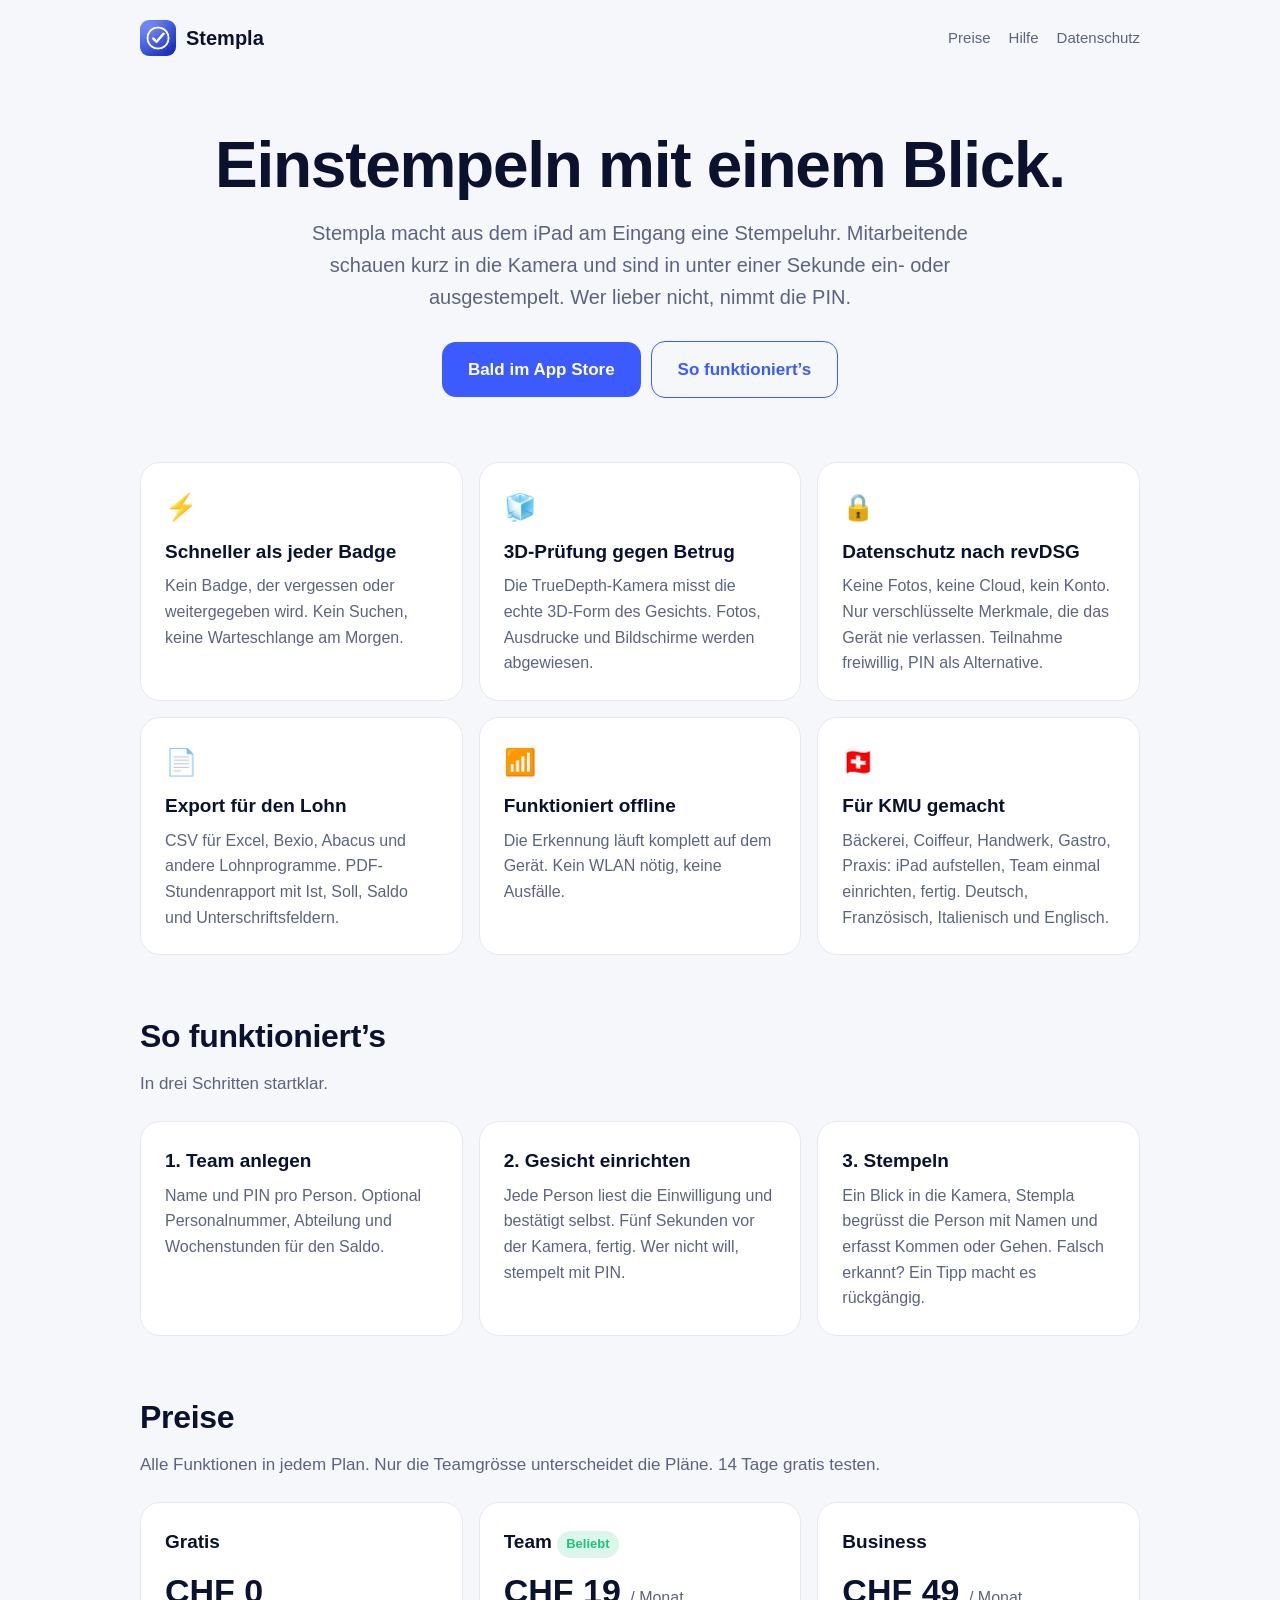
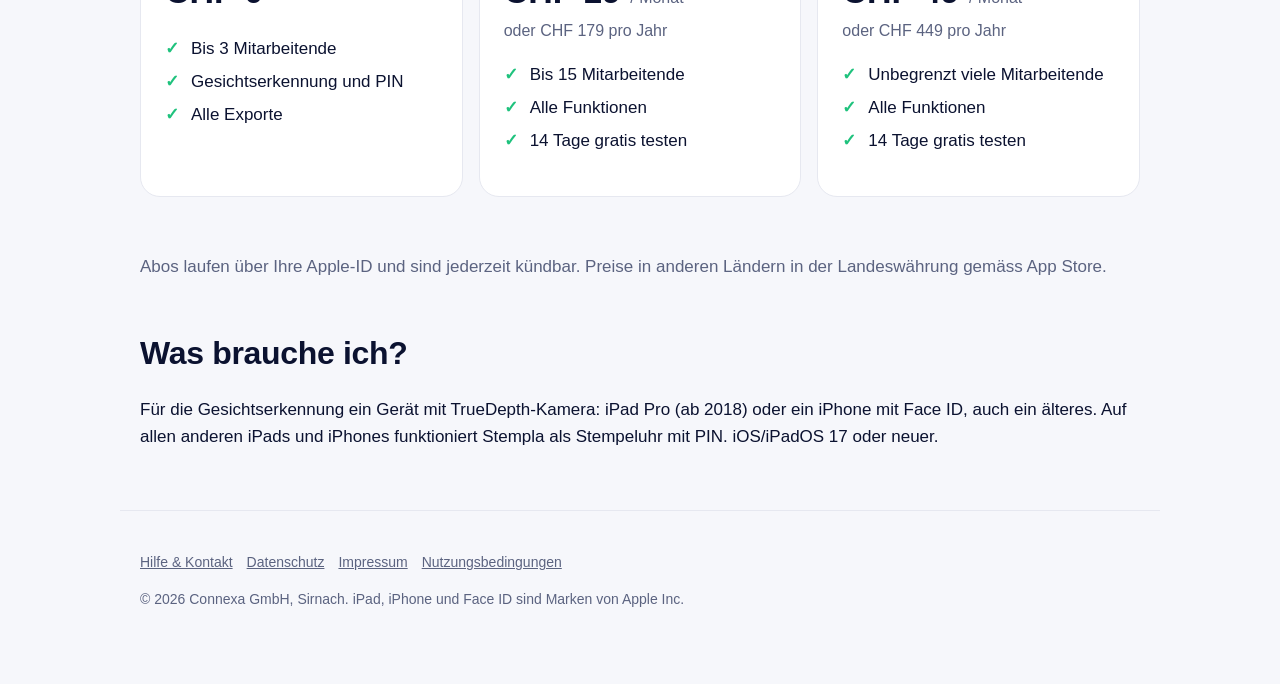
<file: index.html>
<!doctype html>
<html lang="de">
<head>
<meta charset="utf-8">
<meta name="viewport" content="width=device-width, initial-scale=1">
<title>Stempla – Zeiterfassung per Gesichtserkennung fürs iPad</title>
<meta name="description" content="Stempla ist die Stempeluhr fürs iPad: Mitarbeitende stempeln mit einem Blick in die Kamera oder per PIN. 3D-Prüfung gegen Betrug, Daten bleiben auf dem Gerät, Export für die Lohnbuchhaltung. Gratis für bis zu 3 Mitarbeitende.">
<meta property="og:title" content="Stempla – Einstempeln mit einem Blick">
<meta property="og:description" content="Die Stempeluhr fürs iPad mit Gesichtserkennung und PIN. Für KMU, Datenschutz nach revDSG.">
<meta property="og:image" content="icon.png">
<link rel="icon" href="icon.png">
<link rel="stylesheet" href="style.css">
</head>
<body>
<header>
<nav>
  <a class="brand" href="./"><img src="icon.png" alt="">Stempla</a>
  <div class="links"><a href="#preise">Preise</a><a href="support.html">Hilfe</a><a href="privacy.html">Datenschutz</a></div>
</nav>
</header>
<main>
<section class="hero">
  <h1>Einstempeln mit einem Blick.</h1>
  <p>Stempla macht aus dem iPad am Eingang eine Stempeluhr. Mitarbeitende schauen kurz in die Kamera und sind in unter einer Sekunde ein- oder ausgestempelt. Wer lieber nicht, nimmt die PIN.</p>
  <a class="btn" id="store" href="support.html">Bald im App Store</a><a class="btn ghost" href="#so-gehts">So funktioniert’s</a>
</section>

<section class="grid">
  <div class="card"><div class="icon">⚡️</div><h3>Schneller als jeder Badge</h3><p>Kein Badge, der vergessen oder weitergegeben wird. Kein Suchen, keine Warteschlange am Morgen.</p></div>
  <div class="card"><div class="icon">🧊</div><h3>3D-Prüfung gegen Betrug</h3><p>Die TrueDepth-Kamera misst die echte 3D-Form des Gesichts. Fotos, Ausdrucke und Bildschirme werden abgewiesen.</p></div>
  <div class="card"><div class="icon">🔒</div><h3>Datenschutz nach revDSG</h3><p>Keine Fotos, keine Cloud, kein Konto. Nur verschlüsselte Merkmale, die das Gerät nie verlassen. Teilnahme freiwillig, PIN als Alternative.</p></div>
  <div class="card"><div class="icon">📄</div><h3>Export für den Lohn</h3><p>CSV für Excel, Bexio, Abacus und andere Lohnprogramme. PDF-Stundenrapport mit Ist, Soll, Saldo und Unterschriftsfeldern.</p></div>
  <div class="card"><div class="icon">📶</div><h3>Funktioniert offline</h3><p>Die Erkennung läuft komplett auf dem Gerät. Kein WLAN nötig, keine Ausfälle.</p></div>
  <div class="card"><div class="icon">🇨🇭</div><h3>Für KMU gemacht</h3><p>Bäckerei, Coiffeur, Handwerk, Gastro, Praxis: iPad aufstellen, Team einmal einrichten, fertig. Deutsch, Französisch, Italienisch und Englisch.</p></div>
</section>

<h2 id="so-gehts">So funktioniert’s</h2>
<p class="lead">In drei Schritten startklar.</p>
<section class="grid">
  <div class="card"><h3>1. Team anlegen</h3><p>Name und PIN pro Person. Optional Personalnummer, Abteilung und Wochenstunden für den Saldo.</p></div>
  <div class="card"><h3>2. Gesicht einrichten</h3><p>Jede Person liest die Einwilligung und bestätigt selbst. Fünf Sekunden vor der Kamera, fertig. Wer nicht will, stempelt mit PIN.</p></div>
  <div class="card"><h3>3. Stempeln</h3><p>Ein Blick in die Kamera, Stempla begrüsst die Person mit Namen und erfasst Kommen oder Gehen. Falsch erkannt? Ein Tipp macht es rückgängig.</p></div>
</section>

<h2 id="preise">Preise</h2>
<p class="lead">Alle Funktionen in jedem Plan. Nur die Teamgrösse unterscheidet die Pläne. 14 Tage gratis testen.</p>
<section class="grid">
  <div class="card"><h3>Gratis</h3><div class="price">CHF 0</div><ul class="check"><li>Bis 3 Mitarbeitende</li><li>Gesichtserkennung und PIN</li><li>Alle Exporte</li></ul></div>
  <div class="card"><h3>Team <span class="tag">Beliebt</span></h3><div class="price">CHF 19 <small>/ Monat</small></div><p class="muted">oder CHF 179 pro Jahr</p><ul class="check"><li>Bis 15 Mitarbeitende</li><li>Alle Funktionen</li><li>14 Tage gratis testen</li></ul></div>
  <div class="card"><h3>Business</h3><div class="price">CHF 49 <small>/ Monat</small></div><p class="muted">oder CHF 449 pro Jahr</p><ul class="check"><li>Unbegrenzt viele Mitarbeitende</li><li>Alle Funktionen</li><li>14 Tage gratis testen</li></ul></div>
</section>
<p class="muted">Abos laufen über Ihre Apple-ID und sind jederzeit kündbar. Preise in anderen Ländern in der Landeswährung gemäss App Store.</p>

<h2>Was brauche ich?</h2>
<p>Für die Gesichtserkennung ein Gerät mit TrueDepth-Kamera: iPad Pro (ab 2018) oder ein iPhone mit Face ID, auch ein älteres. Auf allen anderen iPads und iPhones funktioniert Stempla als Stempeluhr mit PIN. iOS/iPadOS 17 oder neuer.</p>
</main>
<footer>
  <a href="support.html">Hilfe &amp; Kontakt</a><a href="privacy.html">Datenschutz</a><a href="imprint.html">Impressum</a><a href="https://www.apple.com/legal/internet-services/itunes/dev/stdeula/">Nutzungsbedingungen</a>
  <p>© 2026 Connexa GmbH, Sirnach. iPad, iPhone und Face ID sind Marken von Apple Inc.</p>
</footer>
</body>
</html>
</file>
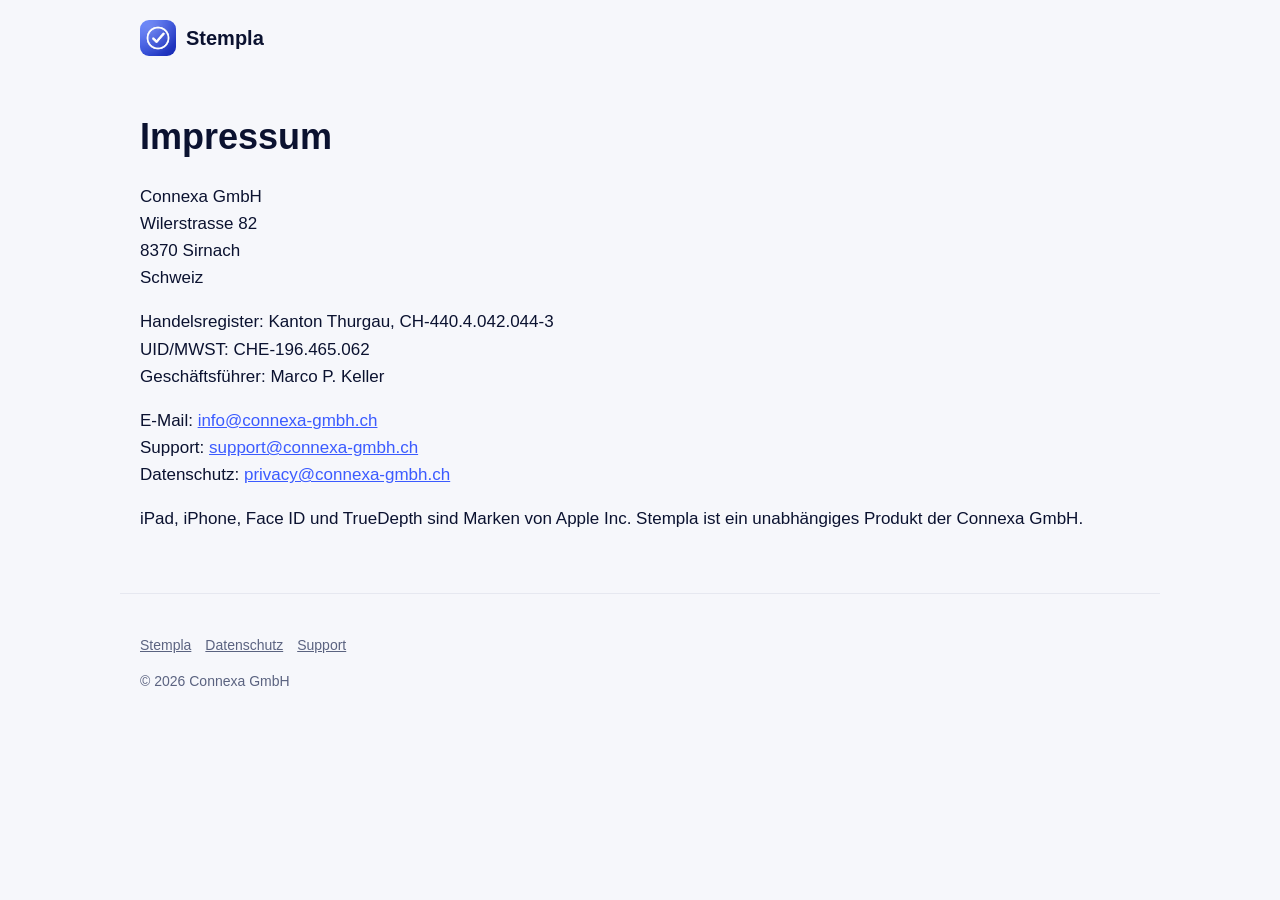
<file: imprint.html>
<!doctype html>
<html lang="de">
<head>
<meta charset="utf-8">
<meta name="viewport" content="width=device-width, initial-scale=1">
<title>Stempla – Impressum</title>
<link rel="icon" href="icon.png">
<link rel="stylesheet" href="style.css">
</head>
<body>
<header><nav><a class="brand" href="./"><img src="icon.png" alt="">Stempla</a></nav></header>
<main class="legal">
<h1>Impressum</h1>
<p>Connexa GmbH<br>Wilerstrasse 82<br>8370 Sirnach<br>Schweiz</p>
<p>Handelsregister: Kanton Thurgau, CH-440.4.042.044-3<br>UID/MWST: CHE-196.465.062<br>Geschäftsführer: Marco P. Keller</p>
<p>E-Mail: <a href="mailto:info@connexa-gmbh.ch">info@connexa-gmbh.ch</a><br>Support: <a href="mailto:support@connexa-gmbh.ch">support@connexa-gmbh.ch</a><br>Datenschutz: <a href="mailto:privacy@connexa-gmbh.ch">privacy@connexa-gmbh.ch</a></p>
<p class="muted">iPad, iPhone, Face ID und TrueDepth sind Marken von Apple Inc. Stempla ist ein unabhängiges Produkt der Connexa GmbH.</p>
</main>
<footer><a href="./">Stempla</a><a href="privacy.html">Datenschutz</a><a href="support.html">Support</a><p>© 2026 Connexa GmbH</p></footer>
</body>
</html>
</file>
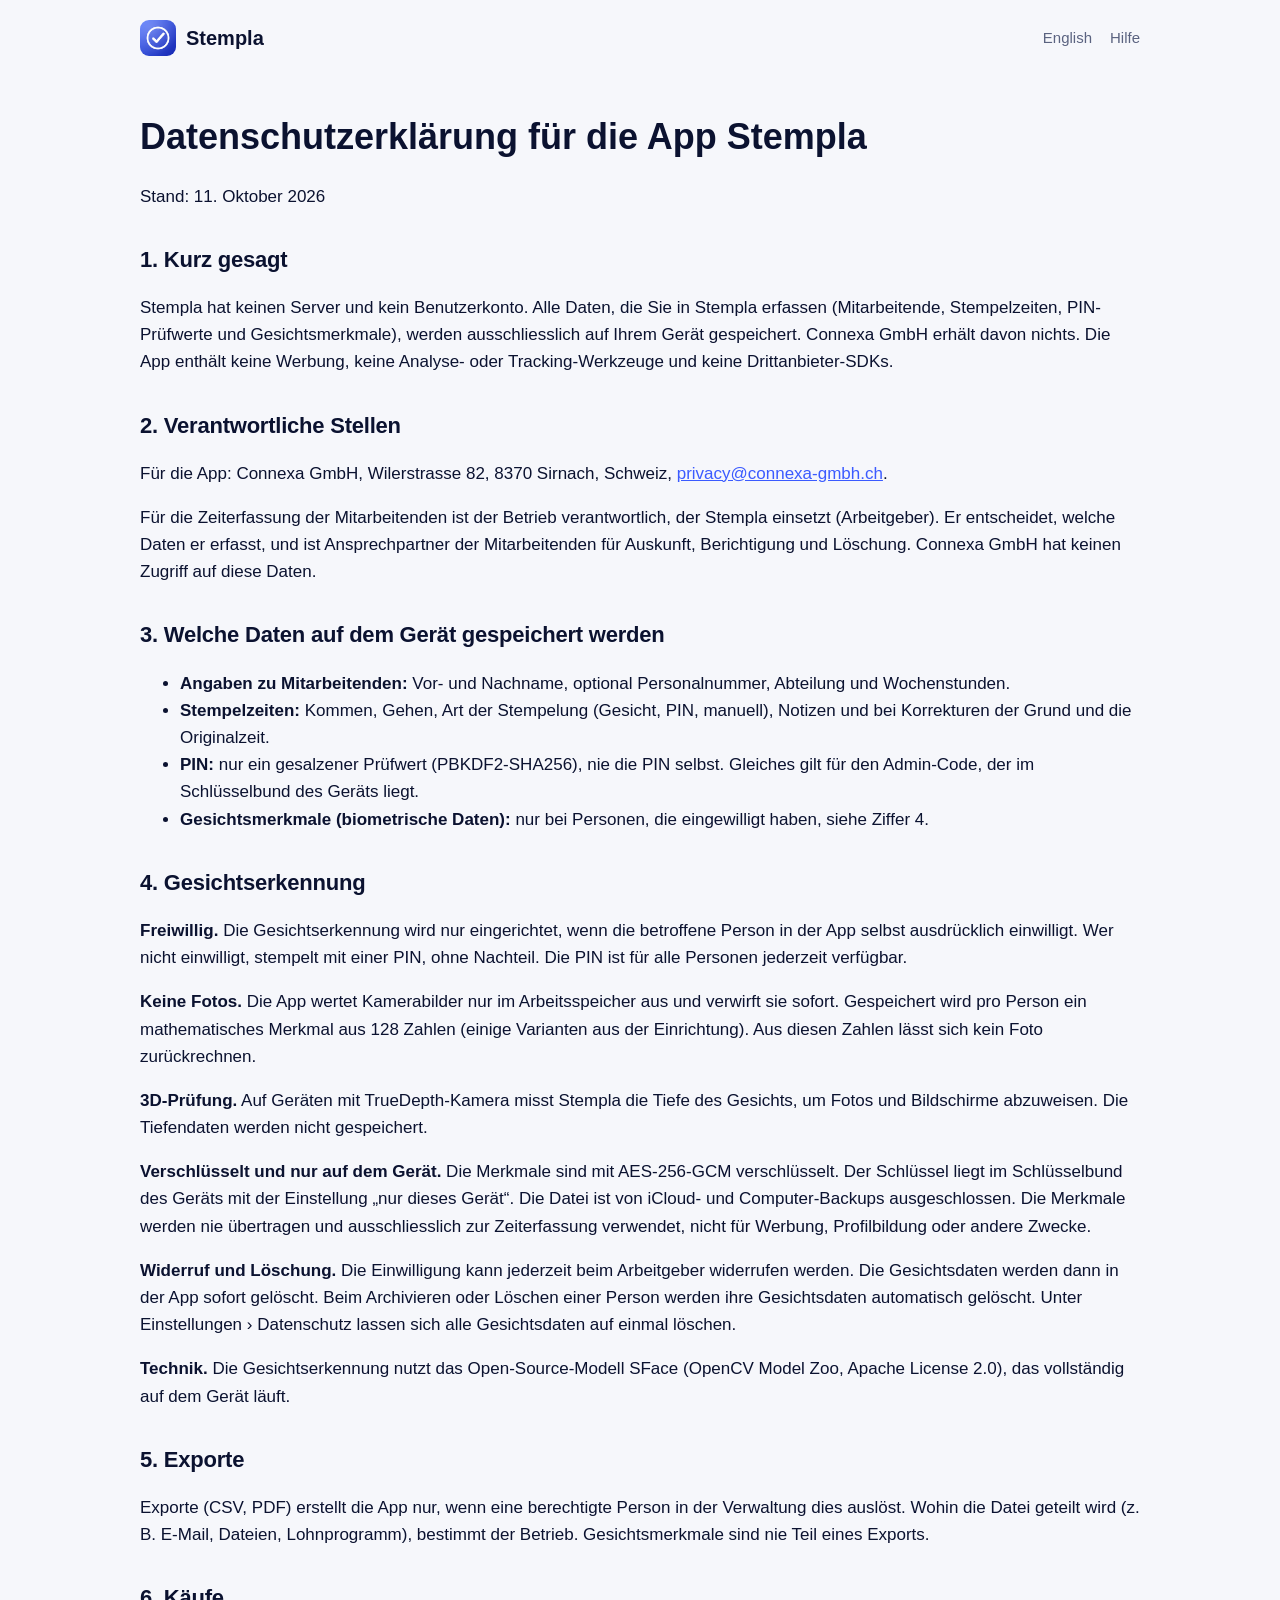
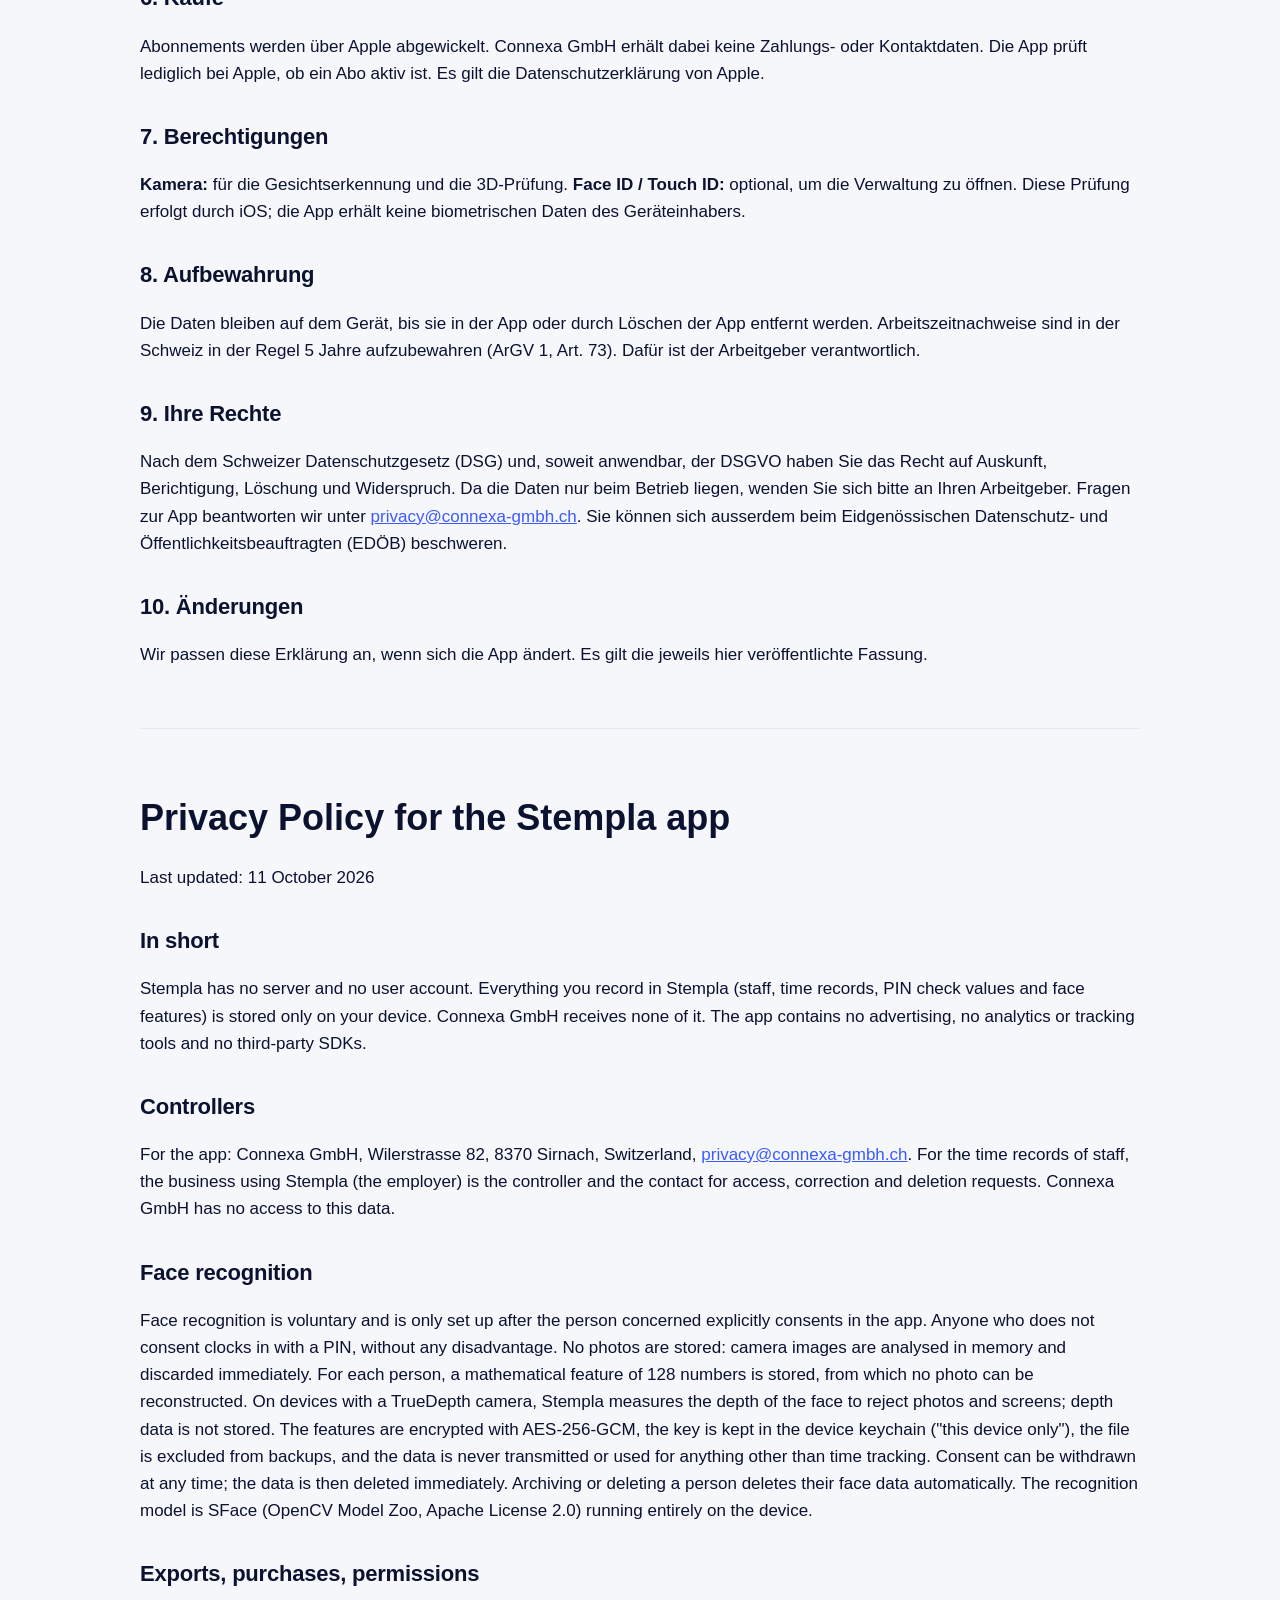
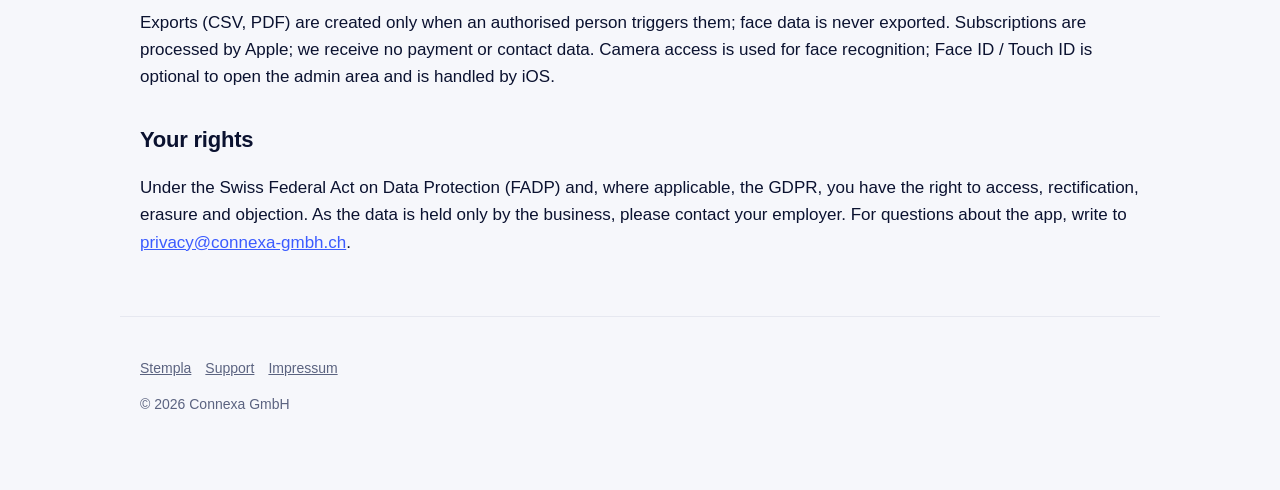
<file: privacy.html>
<!doctype html>
<html lang="de">
<head>
<meta charset="utf-8">
<meta name="viewport" content="width=device-width, initial-scale=1">
<title>Stempla – Datenschutzerklärung</title>
<link rel="icon" href="icon.png">
<link rel="stylesheet" href="style.css">
</head>
<body>
<header><nav><a class="brand" href="./"><img src="icon.png" alt="">Stempla</a><div class="links"><a href="#en">English</a><a href="support.html">Hilfe</a></div></nav></header>
<main class="legal">
<h1>Datenschutzerklärung für die App Stempla</h1>
<p class="muted">Stand: 11. Oktober 2026</p>

<h2>1. Kurz gesagt</h2>
<p>Stempla hat keinen Server und kein Benutzerkonto. Alle Daten, die Sie in Stempla erfassen (Mitarbeitende, Stempelzeiten, PIN-Prüfwerte und Gesichtsmerkmale), werden ausschliesslich auf Ihrem Gerät gespeichert. Connexa GmbH erhält davon nichts. Die App enthält keine Werbung, keine Analyse- oder Tracking-Werkzeuge und keine Drittanbieter-SDKs.</p>

<h2>2. Verantwortliche Stellen</h2>
<p>Für die App: Connexa GmbH, Wilerstrasse 82, 8370 Sirnach, Schweiz, <a href="mailto:privacy@connexa-gmbh.ch">privacy@connexa-gmbh.ch</a>.</p>
<p>Für die Zeiterfassung der Mitarbeitenden ist der Betrieb verantwortlich, der Stempla einsetzt (Arbeitgeber). Er entscheidet, welche Daten er erfasst, und ist Ansprechpartner der Mitarbeitenden für Auskunft, Berichtigung und Löschung. Connexa GmbH hat keinen Zugriff auf diese Daten.</p>

<h2>3. Welche Daten auf dem Gerät gespeichert werden</h2>
<ul>
<li><b>Angaben zu Mitarbeitenden:</b> Vor- und Nachname, optional Personalnummer, Abteilung und Wochenstunden.</li>
<li><b>Stempelzeiten:</b> Kommen, Gehen, Art der Stempelung (Gesicht, PIN, manuell), Notizen und bei Korrekturen der Grund und die Originalzeit.</li>
<li><b>PIN:</b> nur ein gesalzener Prüfwert (PBKDF2-SHA256), nie die PIN selbst. Gleiches gilt für den Admin-Code, der im Schlüsselbund des Geräts liegt.</li>
<li><b>Gesichtsmerkmale (biometrische Daten):</b> nur bei Personen, die eingewilligt haben, siehe Ziffer 4.</li>
</ul>

<h2>4. Gesichtserkennung</h2>
<p><b>Freiwillig.</b> Die Gesichtserkennung wird nur eingerichtet, wenn die betroffene Person in der App selbst ausdrücklich einwilligt. Wer nicht einwilligt, stempelt mit einer PIN, ohne Nachteil. Die PIN ist für alle Personen jederzeit verfügbar.</p>
<p><b>Keine Fotos.</b> Die App wertet Kamerabilder nur im Arbeitsspeicher aus und verwirft sie sofort. Gespeichert wird pro Person ein mathematisches Merkmal aus 128 Zahlen (einige Varianten aus der Einrichtung). Aus diesen Zahlen lässt sich kein Foto zurückrechnen.</p>
<p><b>3D-Prüfung.</b> Auf Geräten mit TrueDepth-Kamera misst Stempla die Tiefe des Gesichts, um Fotos und Bildschirme abzuweisen. Die Tiefendaten werden nicht gespeichert.</p>
<p><b>Verschlüsselt und nur auf dem Gerät.</b> Die Merkmale sind mit AES-256-GCM verschlüsselt. Der Schlüssel liegt im Schlüsselbund des Geräts mit der Einstellung „nur dieses Gerät“. Die Datei ist von iCloud- und Computer-Backups ausgeschlossen. Die Merkmale werden nie übertragen und ausschliesslich zur Zeiterfassung verwendet, nicht für Werbung, Profilbildung oder andere Zwecke.</p>
<p><b>Widerruf und Löschung.</b> Die Einwilligung kann jederzeit beim Arbeitgeber widerrufen werden. Die Gesichtsdaten werden dann in der App sofort gelöscht. Beim Archivieren oder Löschen einer Person werden ihre Gesichtsdaten automatisch gelöscht. Unter Einstellungen › Datenschutz lassen sich alle Gesichtsdaten auf einmal löschen.</p>
<p><b>Technik.</b> Die Gesichtserkennung nutzt das Open-Source-Modell SFace (OpenCV Model Zoo, Apache License 2.0), das vollständig auf dem Gerät läuft.</p>

<h2>5. Exporte</h2>
<p>Exporte (CSV, PDF) erstellt die App nur, wenn eine berechtigte Person in der Verwaltung dies auslöst. Wohin die Datei geteilt wird (z. B. E-Mail, Dateien, Lohnprogramm), bestimmt der Betrieb. Gesichtsmerkmale sind nie Teil eines Exports.</p>

<h2>6. Käufe</h2>
<p>Abonnements werden über Apple abgewickelt. Connexa GmbH erhält dabei keine Zahlungs- oder Kontaktdaten. Die App prüft lediglich bei Apple, ob ein Abo aktiv ist. Es gilt die Datenschutzerklärung von Apple.</p>

<h2>7. Berechtigungen</h2>
<p><b>Kamera:</b> für die Gesichtserkennung und die 3D-Prüfung. <b>Face ID / Touch ID:</b> optional, um die Verwaltung zu öffnen. Diese Prüfung erfolgt durch iOS; die App erhält keine biometrischen Daten des Geräteinhabers.</p>

<h2>8. Aufbewahrung</h2>
<p>Die Daten bleiben auf dem Gerät, bis sie in der App oder durch Löschen der App entfernt werden. Arbeitszeitnachweise sind in der Schweiz in der Regel 5 Jahre aufzubewahren (ArGV 1, Art. 73). Dafür ist der Arbeitgeber verantwortlich.</p>

<h2>9. Ihre Rechte</h2>
<p>Nach dem Schweizer Datenschutzgesetz (DSG) und, soweit anwendbar, der DSGVO haben Sie das Recht auf Auskunft, Berichtigung, Löschung und Widerspruch. Da die Daten nur beim Betrieb liegen, wenden Sie sich bitte an Ihren Arbeitgeber. Fragen zur App beantworten wir unter <a href="mailto:privacy@connexa-gmbh.ch">privacy@connexa-gmbh.ch</a>. Sie können sich ausserdem beim Eidgenössischen Datenschutz- und Öffentlichkeitsbeauftragten (EDÖB) beschweren.</p>

<h2>10. Änderungen</h2>
<p>Wir passen diese Erklärung an, wenn sich die App ändert. Es gilt die jeweils hier veröffentlichte Fassung.</p>

<hr id="en" style="margin:60px 0;border:0;border-top:1px solid var(--line)">

<h1>Privacy Policy for the Stempla app</h1>
<p class="muted">Last updated: 11 October 2026</p>
<h2>In short</h2>
<p>Stempla has no server and no user account. Everything you record in Stempla (staff, time records, PIN check values and face features) is stored only on your device. Connexa GmbH receives none of it. The app contains no advertising, no analytics or tracking tools and no third-party SDKs.</p>
<h2>Controllers</h2>
<p>For the app: Connexa GmbH, Wilerstrasse 82, 8370 Sirnach, Switzerland, <a href="mailto:privacy@connexa-gmbh.ch">privacy@connexa-gmbh.ch</a>. For the time records of staff, the business using Stempla (the employer) is the controller and the contact for access, correction and deletion requests. Connexa GmbH has no access to this data.</p>
<h2>Face recognition</h2>
<p>Face recognition is voluntary and is only set up after the person concerned explicitly consents in the app. Anyone who does not consent clocks in with a PIN, without any disadvantage. No photos are stored: camera images are analysed in memory and discarded immediately. For each person, a mathematical feature of 128 numbers is stored, from which no photo can be reconstructed. On devices with a TrueDepth camera, Stempla measures the depth of the face to reject photos and screens; depth data is not stored. The features are encrypted with AES-256-GCM, the key is kept in the device keychain ("this device only"), the file is excluded from backups, and the data is never transmitted or used for anything other than time tracking. Consent can be withdrawn at any time; the data is then deleted immediately. Archiving or deleting a person deletes their face data automatically. The recognition model is SFace (OpenCV Model Zoo, Apache License 2.0) running entirely on the device.</p>
<h2>Exports, purchases, permissions</h2>
<p>Exports (CSV, PDF) are created only when an authorised person triggers them; face data is never exported. Subscriptions are processed by Apple; we receive no payment or contact data. Camera access is used for face recognition; Face ID / Touch ID is optional to open the admin area and is handled by iOS.</p>
<h2>Your rights</h2>
<p>Under the Swiss Federal Act on Data Protection (FADP) and, where applicable, the GDPR, you have the right to access, rectification, erasure and objection. As the data is held only by the business, please contact your employer. For questions about the app, write to <a href="mailto:privacy@connexa-gmbh.ch">privacy@connexa-gmbh.ch</a>.</p>
</main>
<footer><a href="./">Stempla</a><a href="support.html">Support</a><a href="imprint.html">Impressum</a><p>© 2026 Connexa GmbH</p></footer>
</body>
</html>
</file>
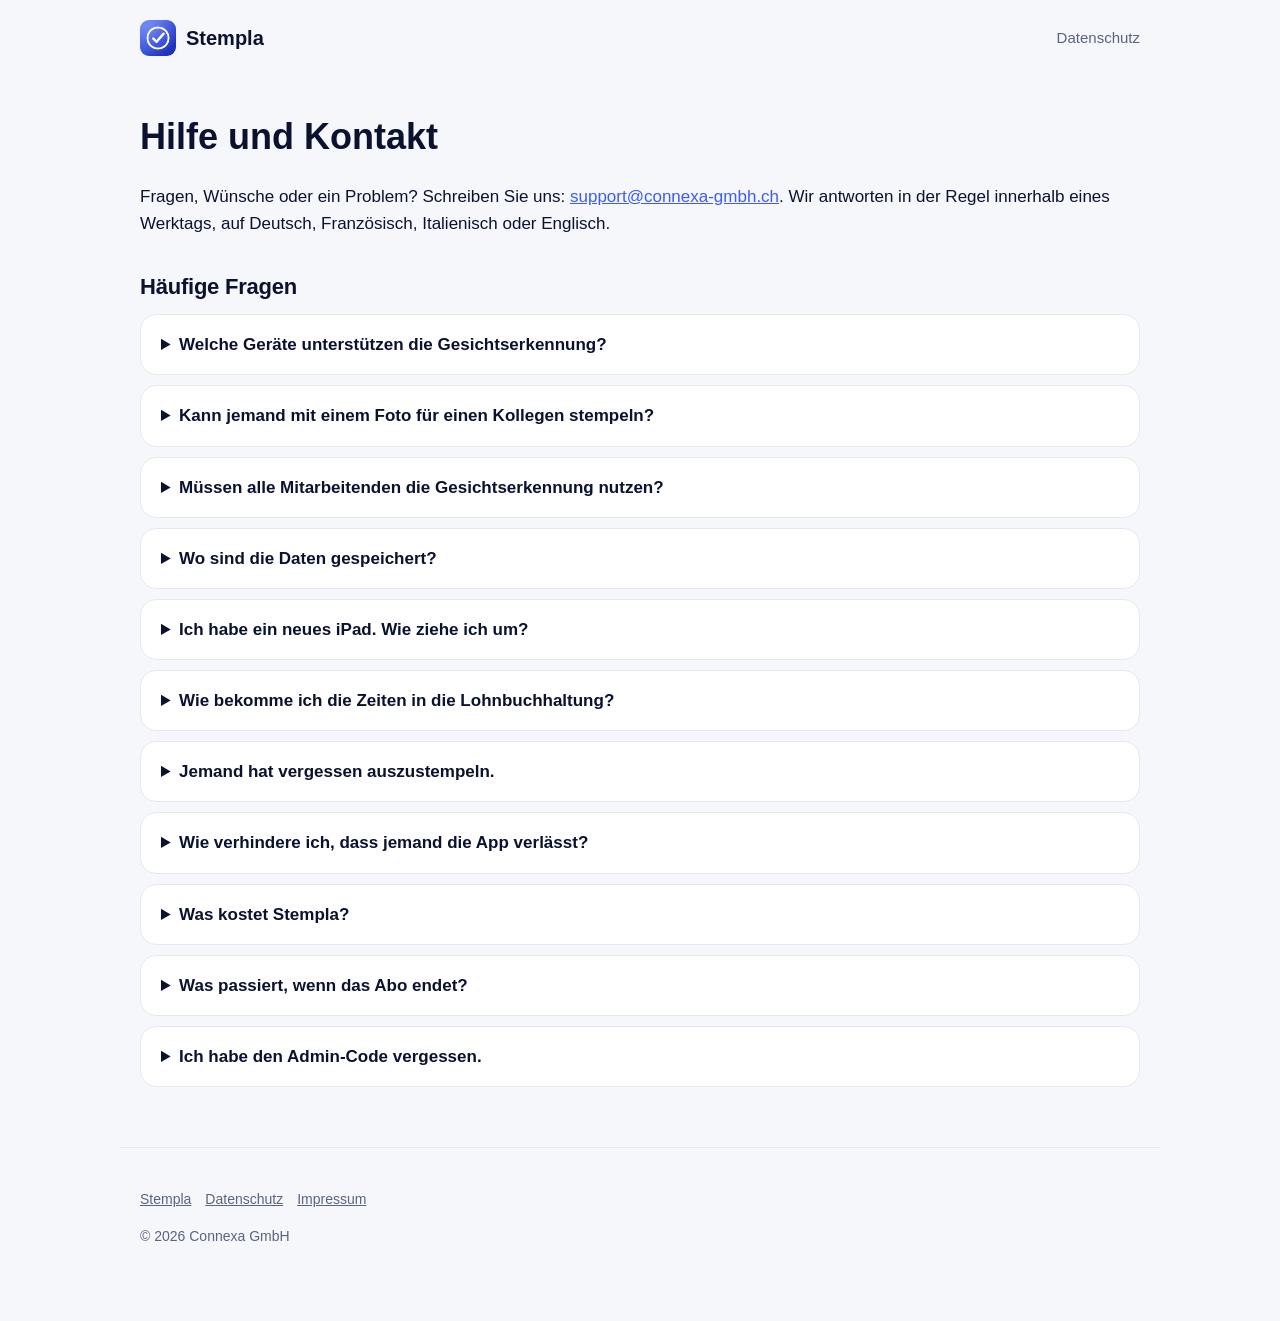
<file: support.html>
<!doctype html>
<html lang="de">
<head>
<meta charset="utf-8">
<meta name="viewport" content="width=device-width, initial-scale=1">
<title>Stempla – Hilfe und Kontakt</title>
<link rel="icon" href="icon.png">
<link rel="stylesheet" href="style.css">
</head>
<body>
<header><nav><a class="brand" href="./"><img src="icon.png" alt="">Stempla</a><div class="links"><a href="privacy.html">Datenschutz</a></div></nav></header>
<main class="legal">
<h1>Hilfe und Kontakt</h1>
<p>Fragen, Wünsche oder ein Problem? Schreiben Sie uns: <a href="mailto:support@connexa-gmbh.ch?subject=Stempla">support@connexa-gmbh.ch</a>. Wir antworten in der Regel innerhalb eines Werktags, auf Deutsch, Französisch, Italienisch oder Englisch.</p>

<h2>Häufige Fragen</h2>
<details><summary>Welche Geräte unterstützen die Gesichtserkennung?</summary><p>Geräte mit TrueDepth-Kamera: iPad Pro (ab 2018) und iPhones mit Face ID (ab iPhone X, ausser iPhone SE). Ein gebrauchtes iPhone reicht als Stempeluhr. Auf allen anderen Geräten funktioniert Stempla mit PIN.</p></details>
<details><summary>Kann jemand mit einem Foto für einen Kollegen stempeln?</summary><p>Nein. Stempla misst mit der TrueDepth-Kamera die Tiefe des Gesichts. Flache Fotos, Ausdrucke und Bildschirme werden abgewiesen. Testen können Sie das unter Einstellungen › Kamera-Check.</p></details>
<details><summary>Müssen alle Mitarbeitenden die Gesichtserkennung nutzen?</summary><p>Nein. Die Gesichtserkennung ist freiwillig und braucht die Einwilligung der Person, die sie in der App selbst bestätigt. Alle anderen stempeln mit ihrer PIN. Das ist auch rechtlich wichtig: Eine Einwilligung im Arbeitsverhältnis ist nur freiwillig, wenn es eine echte Alternative gibt.</p></details>
<details><summary>Wo sind die Daten gespeichert?</summary><p>Nur auf dem Gerät. Es gibt keinen Server, kein Konto und keine Cloud. Gesichtsmerkmale sind verschlüsselt und von Backups ausgeschlossen. Mitarbeitende und Stempelzeiten sind Teil Ihres normalen iCloud- oder Computer-Backups.</p></details>
<details><summary>Ich habe ein neues iPad. Wie ziehe ich um?</summary><p>Stellen Sie das neue Gerät aus dem Backup des alten wieder her. Mitarbeitende und Zeiten werden übernommen. Die Gesichtsdaten werden aus Sicherheitsgründen nicht übertragen; richten Sie die Gesichter auf dem neuen Gerät neu ein (fünf Sekunden pro Person).</p></details>
<details><summary>Wie bekomme ich die Zeiten in die Lohnbuchhaltung?</summary><p>Verwaltung › Export: Zeitraum wählen, dann „Stempelzeiten (CSV)“ für jede Stempelung, „Monatsübersicht (CSV)“ mit Ist, Soll und Saldo pro Person oder „Stundenrapport (PDF)“ zum Unterschreiben. Die CSV-Dateien öffnen sich direkt in Excel und lassen sich in Lohnprogramme wie Bexio oder Abacus importieren.</p></details>
<details><summary>Jemand hat vergessen auszustempeln.</summary><p>Die Übersicht zeigt offene Einträge nach 16 Stunden an. Mit „Korrigieren“ setzen Sie die richtige Zeit. Änderungen an gestempelten Zeiten brauchen einen Grund und werden mit der Originalzeit im Export ausgewiesen.</p></details>
<details><summary>Wie verhindere ich, dass jemand die App verlässt?</summary><p>Mit „Geführter Zugriff“ von iOS: Einstellungen › Bedienungshilfen › Geführter Zugriff einschalten, Code festlegen, in Stempla die Seitentaste dreimal drücken und „Starten“ tippen.</p></details>
<details><summary>Was kostet Stempla?</summary><p>Gratis für bis zu 3 Mitarbeitende. Stempla Team (bis 15) kostet CHF 19 pro Monat oder CHF 179 pro Jahr, Stempla Business (unbegrenzt) CHF 49 pro Monat oder CHF 449 pro Jahr. Beide mit 14 Tagen Gratis-Testphase. Abos laufen über Ihre Apple-ID und sind jederzeit in den Einstellungen Ihrer Apple-ID kündbar.</p></details>
<details><summary>Was passiert, wenn das Abo endet?</summary><p>Ihre Daten bleiben vollständig erhalten und exportierbar. Stempeln können dann nur noch die ersten drei aktiven Mitarbeitenden. Archivieren Sie Personen oder erneuern Sie das Abo, damit wieder alle stempeln können.</p></details>
<details><summary>Ich habe den Admin-Code vergessen.</summary><p>Wenn Sie beim Einrichten Face ID oder Touch ID aktiviert haben, öffnen Sie die Verwaltung damit und setzen unter Einstellungen einen neuen Code. Sonst schreiben Sie uns, wir helfen weiter.</p></details>
</main>
<footer><a href="./">Stempla</a><a href="privacy.html">Datenschutz</a><a href="imprint.html">Impressum</a><p>© 2026 Connexa GmbH</p></footer>
</body>
</html>
</file>
<file: style.css>
:root{--bg:#f6f7fb;--card:#fff;--ink:#0b1230;--muted:#5b6380;--accent:#3b5bff;--in:#1fc27d;--out:#ff8a3d;--line:#e6e8f0}
@media (prefers-color-scheme:dark){:root{--bg:#05070f;--card:#0f1530;--ink:#f2f4ff;--muted:#9aa3c7;--line:#1e2650}}
*{box-sizing:border-box}html{-webkit-text-size-adjust:100%}
body{margin:0;background:var(--bg);color:var(--ink);font:17px/1.6 -apple-system,BlinkMacSystemFont,"SF Pro Text","Helvetica Neue",Arial,sans-serif}
a{color:var(--accent)}main,header,footer{max-width:1040px;margin:0 auto;padding:0 20px}
nav{display:flex;align-items:center;justify-content:space-between;padding:20px 0}
nav .brand{display:flex;gap:10px;align-items:center;font-weight:700;font-size:20px;color:var(--ink);text-decoration:none}
nav .brand img{width:36px;height:36px;border-radius:9px}
nav .links a{margin-left:18px;color:var(--muted);text-decoration:none;font-size:15px}
.hero{padding:56px 0 40px;text-align:center}
.hero h1{font-size:clamp(38px,6vw,64px);line-height:1.05;margin:0 0 18px;letter-spacing:-.02em}
.hero p{font-size:20px;color:var(--muted);max-width:680px;margin:0 auto 28px}
.btn{display:inline-block;background:var(--accent);color:#fff;padding:14px 26px;border-radius:14px;font-weight:600;text-decoration:none}
.btn.ghost{background:transparent;color:var(--accent);border:1.5px solid var(--accent);margin-left:10px}
.grid{display:grid;grid-template-columns:repeat(auto-fit,minmax(260px,1fr));gap:16px;margin:24px 0 56px}
.card{background:var(--card);border:1px solid var(--line);border-radius:20px;padding:24px}
.card h3{margin:0 0 6px;font-size:19px}.card p{margin:0;color:var(--muted);font-size:16px}
.icon{font-size:26px;margin-bottom:8px}
h2{font-size:32px;letter-spacing:-.01em;margin:48px 0 8px}
.lead{color:var(--muted);margin:0 0 20px}
.price{font-size:34px;font-weight:700}.price small{font-size:16px;color:var(--muted);font-weight:500}
.tag{display:inline-block;font-size:13px;font-weight:600;padding:3px 9px;border-radius:99px;background:rgba(31,194,125,.15);color:var(--in)}
ul.check{padding-left:0;list-style:none}ul.check li{padding-left:26px;position:relative;margin:6px 0}
ul.check li:before{content:"✓";position:absolute;left:0;color:var(--in);font-weight:700}
details{background:var(--card);border:1px solid var(--line);border-radius:16px;padding:16px 20px;margin:10px 0}
summary{font-weight:600;cursor:pointer}
.legal h1{font-size:36px;margin:32px 0 4px}.legal h2{font-size:22px;margin:32px 0 6px}.legal p,.legal li{color:var(--ink)}
.muted{color:var(--muted)}
footer{padding:40px 20px 60px;color:var(--muted);font-size:14px;border-top:1px solid var(--line);margin-top:60px}
footer a{color:var(--muted);margin-right:14px}
@media (max-width:560px){nav .links a{margin-left:10px;font-size:14px}.btn.ghost{margin:10px 0 0}}
</file>
